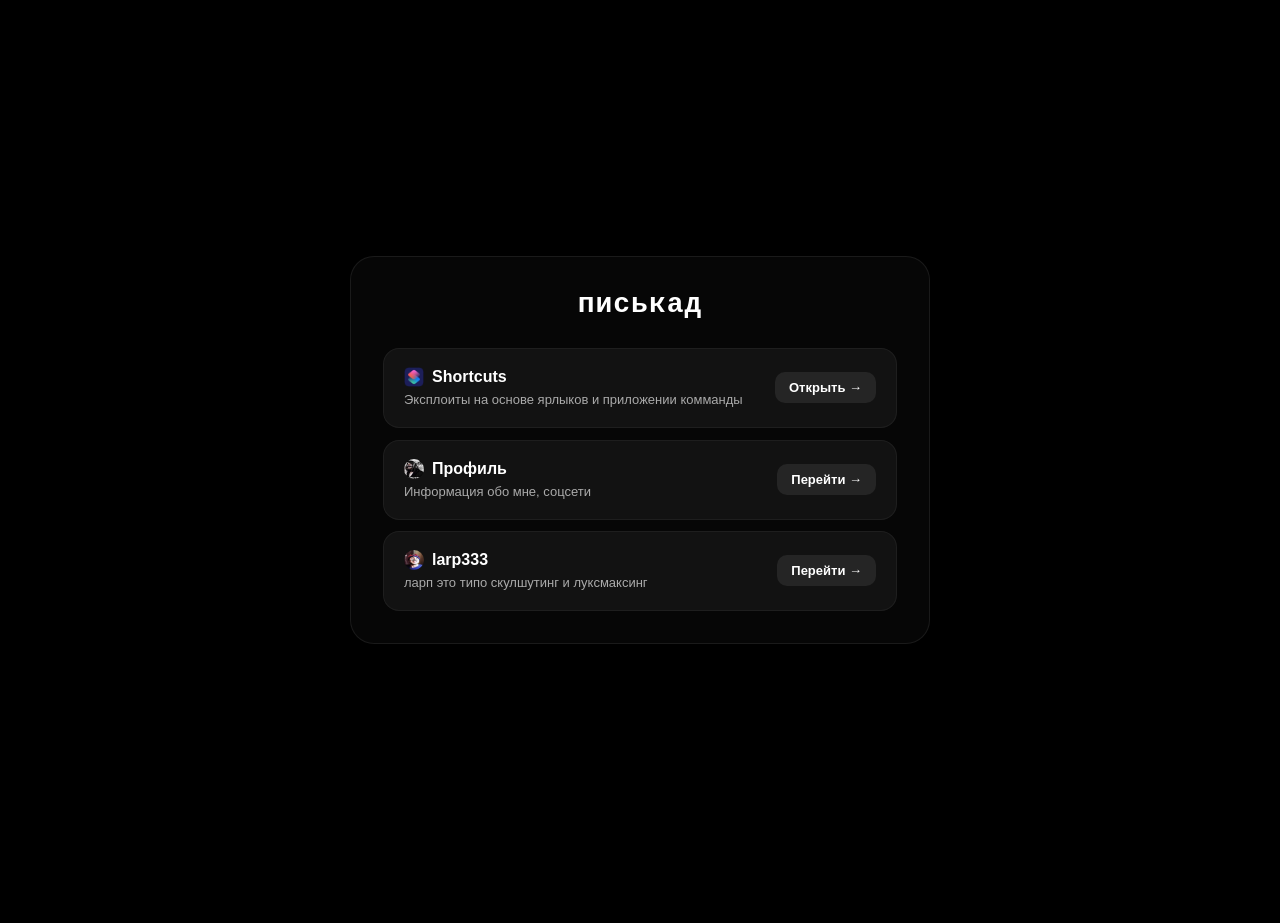
<file: index.html>
<!DOCTYPE html>
<html lang="ru">
<head>
    <meta charset="UTF-8">
    <meta name="viewport" content="width=device-width, initial-scale=1.0">
    <title>писькад</title>
    <style>
        /* Базовые настройки и шрифт в стиле iOS */
        * {
            box-sizing: border-box;
            margin: 0;
            padding: 0;
        }

        /* Полностью блокируем любую прокрутку */
        html, body {
            overflow: hidden; 
            height: 100%; 
            width: 100%;
        }

        body {
            font-family: -apple-system, BlinkMacSystemFont, "Segoe UI", Roboto, Helvetica, Arial, sans-serif;
            color: #ffffff;
            display: flex;
            justify-content: center;
            align-items: center;
            background-color: #000;
            perspective: 1000px;
            position: relative;
        }

        /* Размытый фоновый рисунок */
        body::before {
            content: '';
            position: fixed;
            top: 0;
            left: 0;
            width: 100%;
            height: 100%;
            background: url('https://static.rozetked.me/imager/full/images/uploads/mUIkM061Ljzp.jpg') center/cover no-repeat;
            filter: blur(8px);
            transform: scale(1.05); /* Убирает прозрачные края после размытия */
            z-index: -1;
        }

        /* Главная панель с 3D-наклоном и эффектом матового стекла */
        .glass-panel {
            background: rgba(15, 15, 15, 0.45);
            backdrop-filter: blur(14px);
            -webkit-backdrop-filter: blur(14px);
            border: 1px solid rgba(255, 255, 255, 0.08);
            border-radius: 24px;
            padding: 32px;
            width: 92%;
            max-width: 580px;
            box-shadow: 0 12px 40px rgba(0, 0, 0, 0.35);
            
            transform-style: preserve-3d;
            will-change: transform, opacity;

            /* БЛОКИРУЕМ МЫШЬ во время стартовой анимации */
            pointer-events: none;

            /* Вылет основной панели */
            opacity: 0;
            transform: translateY(50px) scale(0.95);
            transition: opacity 0.8s cubic-bezier(0.16, 1, 0.3, 1), 
                        transform 0.8s cubic-bezier(0.16, 1, 0.3, 1);
        }

        /* Активация панели */
        body.page-loaded .glass-panel {
            opacity: 1;
            transform: translateY(0) scale(1);
        }

        /* --- ЭФФЕКТ СТАРТОВОГО ВЫЛЕТА (КАСКАД) --- */
        .header, .nav-card {
            opacity: 0;
            transform: translateY(30px) scale(0.96);
            will-change: transform, opacity;
            transition: opacity 0.7s cubic-bezier(0.16, 1, 0.3, 1), 
                        transform 0.7s cubic-bezier(0.16, 1, 0.3, 1);
        }

        /* Поочередное всплытие при загрузке страницы */
        body.page-loaded .header {
            opacity: 1;
            transform: translateY(0) scale(1);
            transition-delay: 0.1s;
        }

        body.page-loaded .nav-card:nth-child(1) {
            opacity: 1;
            transform: translateY(0) scale(1);
            transition-delay: 0.22s;
        }

        body.page-loaded .nav-card:nth-child(2) {
            opacity: 1;
            transform: translateY(0) scale(1);
            transition-delay: 0.34s;
        }

        body.page-loaded .nav-card:nth-child(3) {
            opacity: 1;
            transform: translateY(0) scale(1);
            transition-delay: 0.46s;
        }

        body.page-loaded .nav-card:nth-child(4) {
            opacity: 1;
            transform: translateY(0) scale(1);
            transition-delay: 0.58s;
        }

        /* --- ПОСЛЕ ЗАГРУЗКИ: РЕЖИМ МГНОВЕННОГО ИНТЕРАКТИВА --- */
        body.page-ready .glass-panel {
            pointer-events: auto; /* ВОЗВРАЩАЕМ управление мышью */
        }

        body.page-ready .nav-card {
            /* Сбрасываем стартовые задержки и ставим быстрый возврат при уводе мыши (0.18s) */
            transition-delay: 0s !important;
            transition: transform 0.18s cubic-bezier(0.16, 1, 0.3, 1),
                        background 0.18s ease-out,
                        border-color 0.18s ease-out,
                        box-shadow 0.18s ease-out,
                        opacity 0.4s ease !important;
        }

        /* Шапка */
        .header {
            text-align: center;
            margin-bottom: 28px;
        }

        .avatar {
            width: 72px;
            height: 72px;
            border-radius: 50%;
            background: rgba(255, 255, 255, 0.1);
            border: 2px solid rgba(255, 255, 255, 0.15);
            margin: 0 auto 12px;
            display: flex;
            align-items: center;
            justify-content: center;
            font-size: 28px;
            box-shadow: 0 8px 20px rgba(0, 0, 0, 0.25);
        }

        .header h1 {
            font-family: monospace;
            font-size: 28px;
            letter-spacing: 1px;
            margin-bottom: 6px;
        }

        .header p {
            font-size: 14px;
            color: rgba(255, 255, 255, 0.6);
        }

        /* Сетка разделов */
        .nav-grid {
            display: flex;
            flex-direction: column;
            gap: 12px;
        }

        /* Навигационная карточка (Кнопка) */
        .nav-card {
            background: rgba(255, 255, 255, 0.05);
            border-radius: 16px;
            padding: 18px 20px;
            border: 1px solid rgba(255, 255, 255, 0.05);
            display: flex;
            justify-content: space-between;
            align-items: center;
            text-decoration: none;
            color: inherit;
            cursor: pointer;
        }

        /* Мгновенный отклик при НАВЕДЕНИИ (0.12s) - СРАБАТЫВАЕТ ТОЛЬКО ПОСЛЕ ЗАГРУЗКИ */
        body.page-ready .nav-card:hover {
            background: rgba(255, 255, 255, 0.12);
            border-color: rgba(255, 255, 255, 0.25);
            transform: translateY(-3px) scale(1.015) !important;
            box-shadow: 0 8px 25px rgba(0, 0, 0, 0.3);
            
            transition: transform 0.12s ease-out,
                        background 0.12s ease-out,
                        border-color 0.12s ease-out,
                        box-shadow 0.12s ease-out !important;
        }

        /* Быстрый iOS-отклик при клике/тапе (0.08s) */
        body.page-ready .nav-card:active {
            transform: scale(0.97) !important;
            transition: transform 0.08s ease !important;
            background: rgba(255, 255, 255, 0.08);
        }

        .card-info h2 {
            font-size: 16px;
            font-weight: 600;
            margin-bottom: 4px;
            display: flex;
            align-items: center;
            gap: 8px;
        }

        .card-info p {
            font-size: 13px;
            color: #aaa;
            line-height: 1.35;
        }

        /* Иконки в названиях карточек */
        .card-icon {
            width: 20px;
            height: 20px;
            object-fit: cover;
            border-radius: 4px;
            display: inline-block;
        }

        .card-icon.avatar-icon {
            border-radius: 50%;
        }

        /* Кнопка-стрелка внутри карточки */
        .badge-btn {
            font-size: 13px;
            font-weight: 600;
            padding: 8px 14px;
            background: rgba(255, 255, 255, 0.08);
            border-radius: 10px;
            white-space: nowrap;
            transition: background 0.18s ease-out, transform 0.18s ease-out;
        }

        body.page-ready .nav-card:hover .badge-btn {
            background: rgba(255, 255, 255, 0.22);
            transform: translateX(2px);
            transition: background 0.12s ease-out, transform 0.12s ease-out;
        }

        /* Футер */
        .footer {
            margin-top: 24px;
            text-align: center;
            font-size: 12px;
            color: rgba(255, 255, 255, 0.3);
        }

        /* Адаптивность для мобильных */
        @media (max-width: 520px) {
            .glass-panel {
                padding: 24px 16px;
                border-radius: 20px;
            }

            .nav-card {
                padding: 14px;
            }

            .badge-btn {
                padding: 6px 10px;
                font-size: 12px;
            }
        }
    </style>
</head>
<body>

    <div class="glass-panel" id="glassPanel">
        
        <div class="header">
            <h1>писькад</h1>
        </div>

        <div class="nav-grid">
            
            <a href="iosexploits/" class="nav-card">
                <div class="card-info">
                    <h2><img src="/icons/shortcuts.png" alt="Shortcuts" class="card-icon"> Shortcuts</h2>
                    <p>Эксплоиты на основе ярлыков и приложении комманды</p>
                </div>
                <span class="badge-btn">Открыть →</span>
            </a>

            <a href="https://profile.larp.pp.ua/" class="nav-card">
                <div class="card-info">
                    <h2><img src="/icons/avatar.jpg" alt="Профиль" class="card-icon avatar-icon"> Профиль</h2>
                    <p>Информация обо мне, соцсети</p>
                </div>
                <span class="badge-btn">Перейти →</span>
            </a>

            <a href="https://www.tiktok.com/@funduk_40/video/7672901929906736415" class="nav-card">
                <div class="card-info">
                    <h2><img src="/icons/image.png" alt="larp" class="card-icon avatar-icon"> larp333</h2>
                    <p>ларп это типо скулшутинг и луксмаксинг</p>
                </div>
                <span class="badge-btn">Перейти →</span>
            </a>

        </div>

    </div>

    <script>
        document.addEventListener('DOMContentLoaded', () => {
            const panel = document.getElementById('glassPanel');

            // 1. Запуск вылета элементов при открытии
            requestAnimationFrame(() => {
                setTimeout(() => {
                    document.body.classList.add('page-loaded');
                }, 50);
            });

            // 2. Включаем режим быстрого интерактива (page-ready) сразу после окончания стартовых анимаций
            setTimeout(() => {
                document.body.classList.add('page-ready');
            }, 1000); 

            // 3. Перехват кликов для красивого ухода элементов вниз перед переходом
            document.querySelectorAll('a').forEach(link => {
                link.addEventListener('click', function(e) {
                    const href = this.getAttribute('href');
                    const target = this.getAttribute('target');

                    if (!href || href.startsWith('#') || href.startsWith('javascript:') || target === '_blank') {
                        return;
                    }

                    e.preventDefault();

                    // Сбрасываем задержки при уходе, чтобы всё скрывалось одновременно
                    document.querySelectorAll('.header, .nav-card').forEach(el => {
                        el.style.transitionDelay = '0s';
                    });

                    if (panel) {
                        panel.style.transition = 'opacity 0.5s cubic-bezier(0.16, 1, 0.3, 1), transform 0.5s cubic-bezier(0.16, 1, 0.3, 1)';
                    }
                    
                    document.body.classList.remove('page-loaded');
                    document.body.classList.remove('page-ready'); // Сразу отключаем ховеры при уходе

                    setTimeout(() => {
                        window.location.href = href;
                    }, 500);
                });
            });

            // 4. 3D TILT EFFECT (Только для ПК)
            if (window.matchMedia('(hover: hover)').matches && panel) {
                panel.addEventListener('mousemove', (e) => {
                    // ЗАЩИТА: Игнорируем движение мыши, пока не закончится анимация вылета
                    if (!document.body.classList.contains('page-ready')) return;

                    const rect = panel.getBoundingClientRect();
                    
                    const panelCenterX = rect.left + rect.width / 2;
                    const panelCenterY = rect.top + rect.height / 2;

                    const x = (e.clientX - panelCenterX) / (rect.width / 2);
                    const y = (e.clientY - panelCenterY) / (rect.height / 2);

                    const maxTilt = 7;
                    const tiltX = -y * maxTilt;
                    const tiltY = x * maxTilt;

                    panel.style.transition = 'transform 0.1s ease-out';
                    panel.style.transform = `rotateX(${tiltX}deg) rotateY(${tiltY}deg)`;
                });

                panel.addEventListener('mouseleave', () => {
                    panel.style.transition = 'transform 0.6s cubic-bezier(0.16, 1, 0.3, 1)';
                    panel.style.transform = 'rotateX(0deg) rotateY(0deg)';
                });
            }
        });

        // 5. Фикс для Safari/iOS при возврате назад
        window.addEventListener('pageshow', (event) => {
            if (event.persisted) {
                document.body.classList.add('page-loaded');
                document.body.classList.add('page-ready');
            }
        });
    </script>

</body>
</html>
</file>
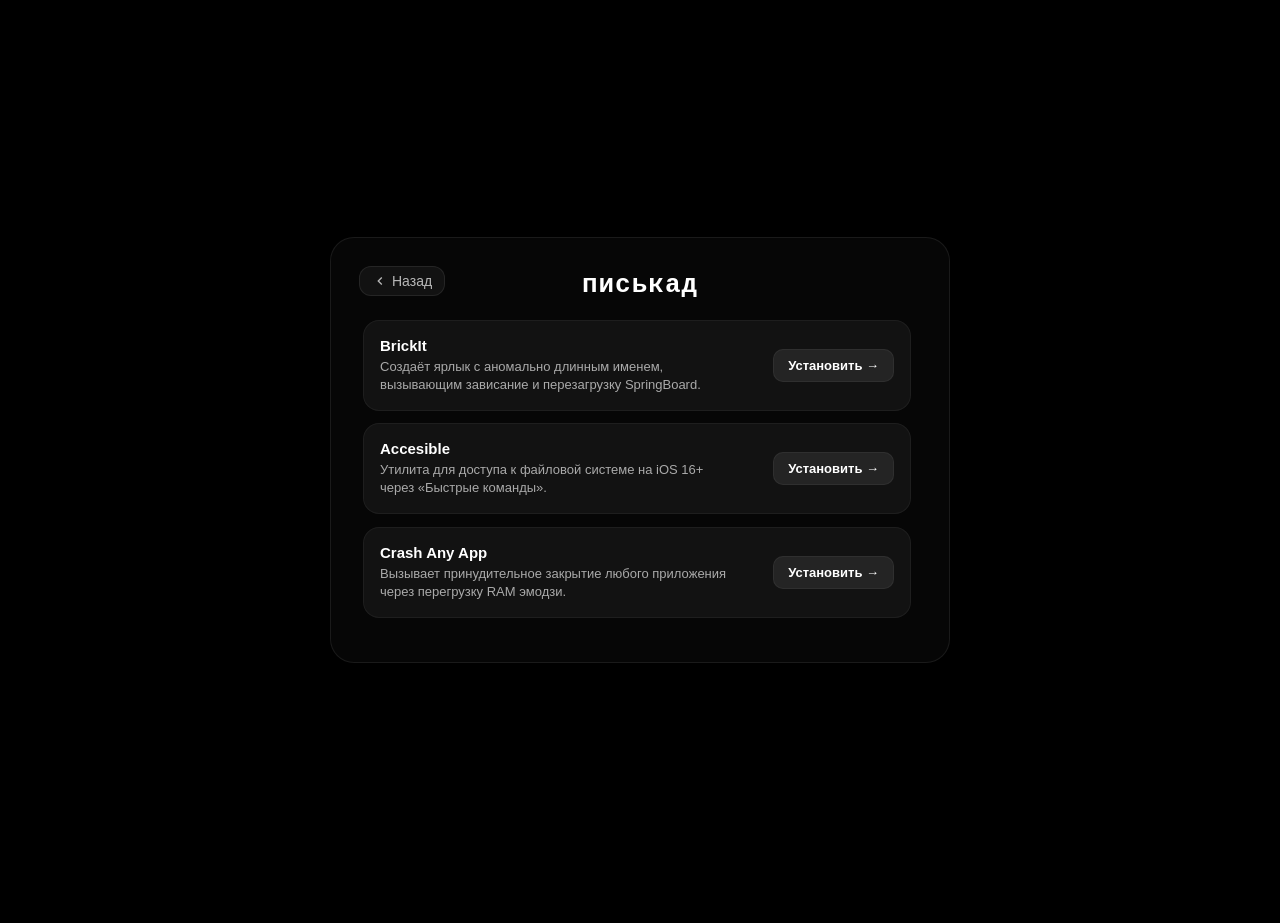
<file: iosexploits/index.html>
<!DOCTYPE html>
<html lang="ru">
<head>
    <meta charset="UTF-8">
    <meta name="viewport" content="width=device-width, initial-scale=1.0">
    <title>писькад</title>
    <style>
        * { box-sizing: border-box; margin: 0; padding: 0; }
        html, body { overflow: hidden; height: 100%; width: 100%; }

        body {
            font-family: -apple-system, BlinkMacSystemFont, "Segoe UI", Roboto, Helvetica, Arial, sans-serif;
            color: #ffffff;
            display: flex;
            justify-content: center;
            align-items: center;
            background-color: #000;
            perspective: 1000px;
            position: relative;
        }

        body::before {
            content: '';
            position: fixed;
            top: 0; left: 0; width: 100%; height: 100%;
            background: url('https://static.rozetked.me/imager/full/images/uploads/mUIkM061Ljzp.jpg') center/cover no-repeat;
            filter: blur(8px);
            transform: scale(1.05);
            z-index: -1;
        }

        .glass-panel {
            position: relative;
            background: rgba(15, 15, 15, 0.45);
            backdrop-filter: blur(14px);
            -webkit-backdrop-filter: blur(14px);
            border: 1px solid rgba(255, 255, 255, 0.08);
            border-radius: 24px;
            padding: 32px;
            width: 92%;
            max-width: 620px;
            box-shadow: 0 12px 40px rgba(0, 0, 0, 0.35);

            transform-style: preserve-3d;
            will-change: transform, opacity;

            /* Начальное состояние анимации появления */
            opacity: 0;
            transform: translateY(50px) scale(0.95);
            transition: opacity 0.8s cubic-bezier(0.16, 1, 0.3, 1), 
                        transform 0.8s cubic-bezier(0.16, 1, 0.3, 1);
        }

        body.page-loaded .glass-panel { opacity: 1; transform: translateY(0) scale(1); }
        body.page-ready .glass-panel { pointer-events: auto; }

        .back-btn, .header, .card {
            opacity: 0;
            transform: translateY(30px) scale(0.96);
            will-change: transform, opacity;
            transition: opacity 0.7s cubic-bezier(0.16, 1, 0.3, 1), 
                        transform 0.7s cubic-bezier(0.16, 1, 0.3, 1);
        }

        body.page-loaded .back-btn { opacity: 1; transform: translateY(0) scale(1); transition-delay: 0.05s; }
        body.page-loaded .header { opacity: 1; transform: translateY(0) scale(1); transition-delay: 0.12s; }
        body.page-loaded .card:nth-child(1) { opacity: 1; transform: translateY(0) scale(1); transition-delay: 0.20s; }
        body.page-loaded .card:nth-child(2) { opacity: 1; transform: translateY(0) scale(1); transition-delay: 0.30s; }
        body.page-loaded .card:nth-child(3) { opacity: 1; transform: translateY(0) scale(1); transition-delay: 0.40s; }

        body.page-ready .back-btn,
        body.page-ready .card {
            transition-delay: 0s !important;
            transition: transform 0.18s cubic-bezier(0.16, 1, 0.3, 1), background 0.18s ease-out, border-color 0.18s ease-out, box-shadow 0.18s ease-out, color 0.18s ease-out, opacity 0.4s ease !important;
        }



        /* Кнопка Назад */
        .back-btn {
            position: absolute;
            top: 28px;
            left: 28px;
            display: inline-flex;
            align-items: center;
            gap: 4px;
            color: rgba(255, 255, 255, 0.7);
            text-decoration: none;
            font-size: 14px;
            font-weight: 500;
            padding: 6px 12px;
            background: rgba(255, 255, 255, 0.05);
            border: 1px solid rgba(255, 255, 255, 0.08);
            border-radius: 12px;
            z-index: 10;
        }


        .back-btn:hover {
            color: #ffffff;
            background: rgba(255, 255, 255, 0.12);
            border-color: rgba(255, 255, 255, 0.22);
            transform: translateX(-3px) !important;
            box-shadow: 0 4px 15px rgba(0, 0, 0, 0.2);
            transition: transform 0.12s ease-out, background 0.12s ease-out, border-color 0.12s ease-out !important;
        }

        .back-btn:active {
            transform: scale(0.94) !important;
            transition: transform 0.08s ease !important;
        }

                .icon {
            width: 20px;
            height: 20px;
            fill: currentColor;
        }
        
        .header { text-align: center; margin-bottom: 20px; }
        .header h1 { font-family: monospace; font-size: 26px; letter-spacing: 1px; }

        .shortcuts-container { max-height: 340px; overflow-y: auto; padding-right: 6px; }
        .shortcuts-container::-webkit-scrollbar { width: 5px; }
        .shortcuts-container::-webkit-scrollbar-track { background: transparent; }
        .shortcuts-container::-webkit-scrollbar-thumb { background: rgba(255, 255, 255, 0.2); border-radius: 10px; }

        .card {
            background: rgba(255, 255, 255, 0.05); border-radius: 16px; padding: 16px;
            margin-bottom: 12px; border: 1px solid rgba(255, 255, 255, 0.05);
            display: flex; justify-content: space-between; align-items: center; gap: 12px;
        }

        .card:hover { background: rgba(255, 255, 255, 0.09); border-color: rgba(255, 255, 255, 0.18); transform: translateY(-2px) scale(1.008) !important; box-shadow: 0 8px 25px rgba(0, 0, 0, 0.25); }
        .shortcut-info h2 { font-size: 15px; margin-bottom: 4px; }
        .shortcut-info p { font-size: 13px; color: #aaa; max-width: 360px; line-height: 1.4; }

        .action-link {
            color: #fff; text-decoration: none; font-size: 13px; font-weight: 600;
            padding: 8px 14px; background: rgba(255, 255, 255, 0.08);
            border: 1px solid rgba(255, 255, 255, 0.05); border-radius: 10px; white-space: nowrap;
        }

        @media (max-width: 520px) {
            .card { flex-direction: column; align-items: flex-start; }
            .action-link { width: 100%; text-align: center; }
            .card:hover { transform: none !important; }
        }
    </style>
</head>
<body>

    <div class="glass-panel" id="glassPanel">
        <a href="https://larp.pp.ua/" class="back-btn">
            <svg class="icon" viewBox="0 0 24 24" style="width:16px; height:16px;"><path d="M15.41 7.41L14 6l-6 6 6 6 1.41-1.41L10.83 12z"/></svg>
            Назад
        </a>

        <div class="header"><h1>писькад</h1></div>

        <div class="shortcuts-container">
            <div class="card">
                <div class="shortcut-info">
                    <h2>BrickIt</h2>
                    <p>Создаёт ярлык с аномально длинным именем, вызывающим зависание и перезагрузку SpringBoard.</p>
                </div>
                <a href="itms-services://?action=download-manifest&url=https://raw.githubusercontent.com/CloudFTL/BrickMy6/master/BRICKIT.plist" class="action-link">Установить →</a>
            </div>

            <div class="card">
                <div class="shortcut-info">
                    <h2>Accesible</h2>
                    <p>Утилита для доступа к файловой системе на iOS 16+ через «Быстрые команды».</p>
                </div>
                <a href="https://www.icloud.com/shortcuts/129babf41dce4084974c34743735c526" target="_blank" class="action-link">Установить →</a>
            </div>

            <div class="card">
                <div class="shortcut-info">
                    <h2>Crash Any App</h2>
                    <p>Вызывает принудительное закрытие любого приложения через перегрузку RAM эмодзи.</p>
                </div>
                <a href="https://www.icloud.com/shortcuts/4685eb83760d40a38c47bfea67e1e86d" target="_blank" class="action-link">Установить →</a>
            </div>
        </div>
    </div>

    <script>
        document.addEventListener('DOMContentLoaded', () => {
            const panel = document.getElementById('glassPanel');

            requestAnimationFrame(() => {
                setTimeout(() => document.body.classList.add('page-loaded'), 50);
            });

            setTimeout(() => document.body.classList.add('page-ready'), 900);

document.querySelectorAll('a').forEach(link => {
    link.addEventListener('click', function(e) {
        // ИСКЛЮЧЕНИЕ: если это кнопка назад, разрешаем клик сразу
        if (this.classList.contains('back-btn')) return;

        if (!document.body.classList.contains('page-ready')) { e.preventDefault(); return; }
        
        const href = this.getAttribute('href');
        const target = this.getAttribute('target');

        if (!href || href.startsWith('#') || href.startsWith('javascript:') || href.startsWith('itms-services:') || target === '_blank') return;

        e.preventDefault();
        document.body.classList.remove('page-loaded', 'page-ready');
        setTimeout(() => window.location.href = href, 500);
    });
});

            if (window.matchMedia('(hover: hover)').matches && panel) {
                panel.addEventListener('mousemove', (e) => {
                    if (!document.body.classList.contains('page-ready')) return;

                    const rect = panel.getBoundingClientRect();
                    const x = (e.clientX - (rect.left + rect.width / 2)) / (rect.width / 2);
                    const y = (e.clientY - (rect.top + rect.height / 2)) / (rect.height / 2);
                    
                    panel.style.transition = 'transform 0.1s ease-out';
                    panel.style.transform = `rotateX(${-y * 8}deg) rotateY(${x * 8}deg)`;
                });

                panel.addEventListener('mouseleave', () => {
                    panel.style.transition = 'transform 0.6s cubic-bezier(0.16, 1, 0.3, 1)';
                    panel.style.transform = 'rotateX(0deg) rotateY(0deg)';
                });
            }
        });
    </script>
</body>
</html>
</file>
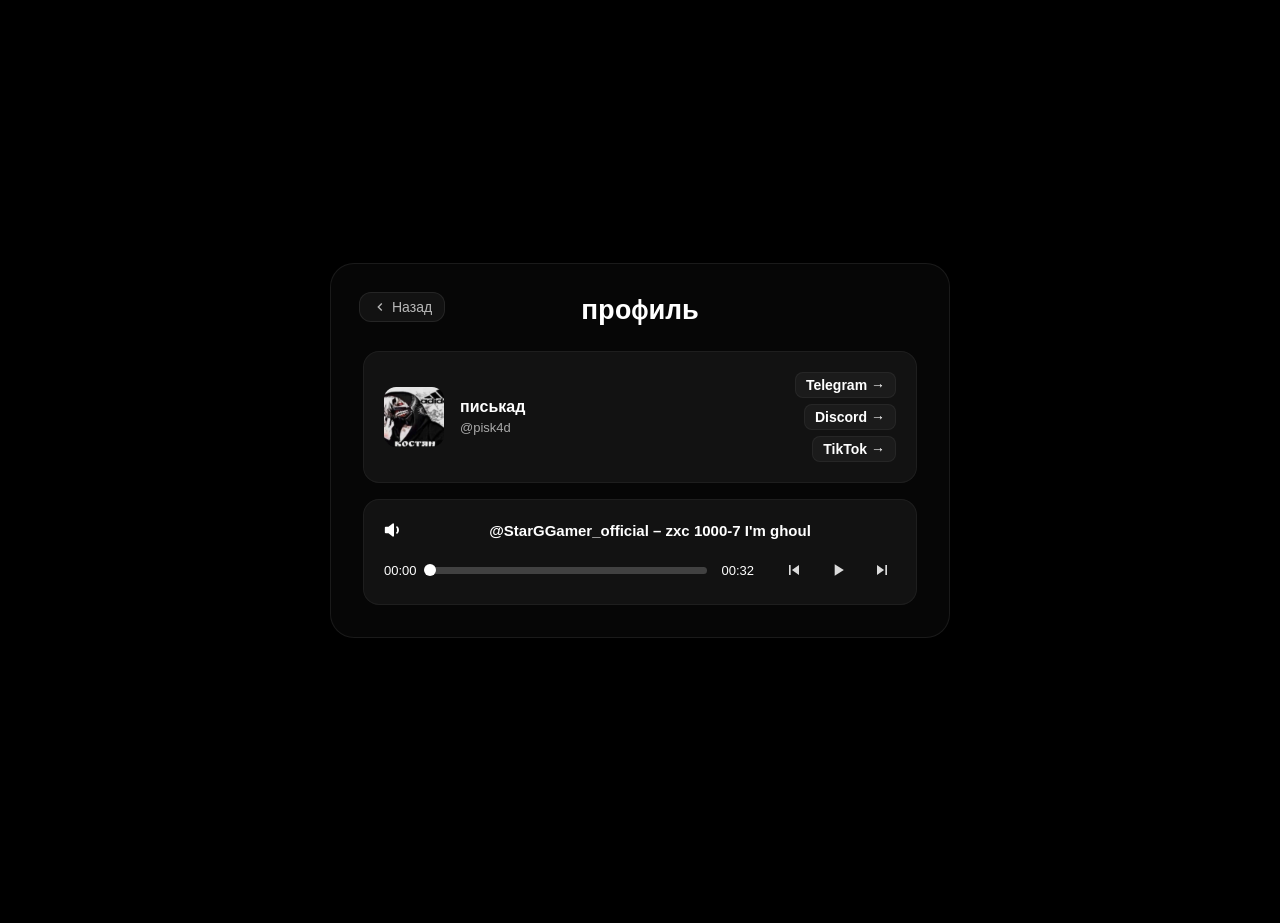
<file: profile/index.html>
<!DOCTYPE html>
<html lang="ru">
<head>
    <meta charset="UTF-8">
    <meta name="viewport" content="width=device-width, initial-scale=1.0">
    <title>писькад</title>
    <style>
        /* Базовые настройки и шрифт в стиле iOS */
        * {
            box-sizing: border-box;
            margin: 0;
            padding: 0;
        }

        /* Блокируем прокрутку */
        html, body {
            overflow: hidden; 
            height: 100%; 
            width: 100%;
        }

        body {
            font-family: -apple-system, BlinkMacSystemFont, "Segoe UI", Roboto, Helvetica, Arial, sans-serif;
            color: #ffffff;
            display: flex;
            justify-content: center;
            align-items: center;
            background-color: #000;
            perspective: 1000px;
            position: relative;
            
            /* --- ДОБАВЛЕНО: Блокируем любые нажатия до окончания анимации загрузки --- */
            pointer-events: none;
        }

        /* --- ДОБАВЛЕНО: Возвращаем возможность кликать, когда страница загрузилась --- */
        body.page-ready {
            pointer-events: auto;
        }

        /* Размытый фоновый рисунок */
        body::before {
            content: '';
            position: fixed;
            top: 0;
            left: 0;
            width: 100%;
            height: 100%;
            background: url('https://static.rozetked.me/imager/full/images/uploads/mUIkM061Ljzp.jpg') center/cover no-repeat;
            filter: blur(8px);
            transform: scale(1.05);
            z-index: -1;
        }

        /* Главный контейнер с 3D-наклоном и Liquid Glass */
        .glass-panel {
            position: relative;
            background: rgba(15, 15, 15, 0.45);
            backdrop-filter: blur(14px);
            -webkit-backdrop-filter: blur(14px);
            border: 1px solid rgba(255, 255, 255, 0.08);
            border-radius: 24px;
            padding: 32px;
            width: 92%;
            max-width: 620px;
            box-shadow: 0 12px 40px rgba(0, 0, 0, 0.35);

            transform-style: preserve-3d;
            will-change: transform, opacity;

            /* Начальное состояние анимации появления */
            opacity: 0;
            transform: translateY(50px) scale(0.95);
            transition: opacity 0.8s cubic-bezier(0.16, 1, 0.3, 1), 
                        transform 0.8s cubic-bezier(0.16, 1, 0.3, 1);
        }

        /* Появление главной панели */
        body.page-loaded .glass-panel {
            opacity: 1;
            transform: translateY(0) scale(1);
        }

        /* --- СТАРТОВЫЙ ВЫЛЕТ ЭЛЕМЕНТОВ (КАСКАД) --- */
        .back-btn, .header, .card {
            opacity: 0;
            transform: translateY(30px) scale(0.96);
            will-change: transform, opacity;
            transition: opacity 0.7s cubic-bezier(0.16, 1, 0.3, 1), 
                        transform 0.7s cubic-bezier(0.16, 1, 0.3, 1);
        }

        /* Поочередность вылета */
        body.page-loaded .back-btn {
            opacity: 1;
            transform: translateY(0) scale(1);
            transition-delay: 0.05s;
        }

        body.page-loaded .header {
            opacity: 1;
            transform: translateY(0) scale(1);
            transition-delay: 0.12s;
        }

        body.page-loaded .profile-card {
            opacity: 1;
            transform: translateY(0) scale(1);
            transition-delay: 0.24s;
        }

        body.page-loaded .player-card {
            opacity: 1;
            transform: translateY(0) scale(1);
            transition-delay: 0.36s;
        }

        /* --- РЕЖИМ МГНОВЕННОГО ОТКЛИКА (ПОСЛЕ ЗАГРУЗКИ) --- */
        body.page-ready .back-btn,
        body.page-ready .card {
            transition-delay: 0s !important;
            transition: transform 0.18s cubic-bezier(0.16, 1, 0.3, 1),
                        background 0.18s ease-out,
                        border-color 0.18s ease-out,
                        box-shadow 0.18s ease-out,
                        color 0.18s ease-out,
                        opacity 0.4s ease !important;
        }

        /* Кнопка Назад */
        .back-btn {
            position: absolute;
            top: 28px;
            left: 28px;
            display: inline-flex;
            align-items: center;
            gap: 4px;
            color: rgba(255, 255, 255, 0.7);
            text-decoration: none;
            font-size: 14px;
            font-weight: 500;
            padding: 6px 12px;
            background: rgba(255, 255, 255, 0.05);
            border: 1px solid rgba(255, 255, 255, 0.08);
            border-radius: 12px;
            z-index: 10;
        }

        .back-btn:hover {
            color: #ffffff;
            background: rgba(255, 255, 255, 0.12);
            border-color: rgba(255, 255, 255, 0.22);
            transform: translateX(-3px) !important;
            box-shadow: 0 4px 15px rgba(0, 0, 0, 0.2);
            transition: transform 0.12s ease-out, background 0.12s ease-out, border-color 0.12s ease-out !important;
        }

        .back-btn:active {
            transform: scale(0.94) !important;
            transition: transform 0.08s ease !important;
        }

        /* Шапка профиля */
        .header {
            text-align: center;
            margin-bottom: 24px;
        }

        .header h1 {
            font-family: monospace;
            font-size: 28px;
            margin-bottom: 6px;
        }

        /* Карточки */
        .card {
            background: rgba(255, 255, 255, 0.05);
            border-radius: 16px;
            padding: 20px;
            margin-bottom: 16px;
            display: flex;
            align-items: center;
            border: 1px solid rgba(255, 255, 255, 0.05);
        }

        .card:hover {
            background: rgba(255, 255, 255, 0.09);
            border-color: rgba(255, 255, 255, 0.18);
            transform: translateY(-2px) scale(1.008) !important;
            box-shadow: 0 8px 25px rgba(0, 0, 0, 0.25);
            transition: transform 0.12s ease-out,
                        background 0.12s ease-out,
                        border-color 0.12s ease-out,
                        box-shadow 0.12s ease-out !important;
        }

        /* Блок профиля */
        .profile-card {
            justify-content: space-between;
        }

        .profile-left {
            display: flex;
            align-items: center;
            gap: 16px;
        }

        .avatar {
            width: 60px;
            height: 60px;
            border-radius: 12px;
            background: #fff;
            object-fit: cover;
            transition: transform 0.18s ease-out, box-shadow 0.18s ease-out;
        }

        .avatar:hover {
            transform: scale(1.06);
            box-shadow: 0 4px 18px rgba(255, 255, 255, 0.25);
            transition: transform 0.12s ease-out, box-shadow 0.12s ease-out !important;
        }

        .profile-info h2 {
            font-size: 16px;
            margin-bottom: 4px;
        }

        .profile-info p {
            font-size: 13px;
            color: #aaa;
            max-width: 220px;
            line-height: 1.3;
        }

        /* Ссылки профиля */
        .action-links {
            display: flex;
            flex-direction: column;
            align-items: flex-end;
            gap: 6px;
        }

        .action-link {
            color: #fff;
            text-decoration: none;
            font-size: 14px;
            font-weight: 600;
            padding: 4px 10px;
            border-radius: 8px;
            background: rgba(255, 255, 255, 0.04);
            border: 1px solid rgba(255, 255, 255, 0.05);
            transition: opacity 0.18s ease-out, transform 0.18s ease-out, background 0.18s ease-out, border-color 0.18s ease-out;
        }

        .action-link:hover {
            opacity: 1;
            background: rgba(255, 255, 255, 0.15);
            border-color: rgba(255, 255, 255, 0.25);
            transform: translateX(3px);
            transition: opacity 0.12s ease-out, transform 0.12s ease-out, background 0.12s ease-out !important;
        }

        .action-link:active {
            transform: scale(0.95) !important;
            transition: transform 0.08s ease !important;
        }

        /* Блок плеера */
        .player-card {
            flex-direction: column;
            margin-bottom: 0;
        }

        .player-top {
            display: flex;
            align-items: center;
            width: 100%;
            margin-bottom: 16px;
        }

        .player-title {
            flex: 1;
            text-align: center;
            font-size: 15px;
            font-weight: bold;
        }

        .progress-bar {
            width: 100%;
            display: flex;
            align-items: center;
            gap: 14px;
            font-size: 13px;
        }

        /* Линия прогресса */
        .line {
            flex: 1;
            height: 7px;
            background: rgba(255, 255, 255, 0.2);
            border-radius: 4px;
            position: relative;
            cursor: pointer;
        }

        .line-fill {
            position: absolute;
            left: 0;
            top: 0;
            height: 100%;
            width: 0%;
            background: #fff;
            border-radius: 4px;
            pointer-events: none;
        }

        .line-fill::after {
            content: '';
            position: absolute;
            right: -5px;
            top: -2.5px;
            width: 12px;
            height: 12px;
            background: #fff;
            border-radius: 50%;
        }

        /* Кнопки управления плеером */
        .controls {
            display: flex;
            align-items: center;
            gap: 16px;
            margin-left: 12px;
            user-select: none;
        }

        .controls .icon-btn {
            display: flex;
            align-items: center;
            justify-content: center;
            cursor: pointer;
            transition: transform 0.18s ease-out, opacity 0.18s ease-out;
            opacity: 0.85;
            padding: 4px;
        }

        .controls .icon-btn:hover {
            opacity: 1;
            transform: scale(1.1);
            transition: transform 0.12s ease-out, opacity 0.12s ease-out !important;
        }

        .controls .icon-btn:active {
            transform: scale(0.88) !important;
            transition: transform 0.08s ease !important;
        }

        .icon {
            width: 20px;
            height: 20px;
            fill: currentColor;
        }

        /* Адаптивность для мобилок */
        @media (max-width: 520px) {
            body {
                align-items: center; 
                padding: 16px 0;
            }

            .glass-panel {
                padding: 20px 16px;
                border-radius: 20px;
            }

            .back-btn {
                top: 18px;
                left: 16px;
                padding: 4px 8px;
                font-size: 13px;
            }

            .header h1 {
                font-size: 22px;
            }

            .card {
                padding: 16px 14px;
            }

            .profile-card {
                flex-direction: column;
                text-align: center;
                gap: 16px;
            }

            .profile-left {
                flex-direction: column;
                gap: 10px;
            }

            .profile-info p {
                max-width: 100%;
            }

            .action-links {
                align-items: center;
                width: 100%;
                gap: 8px;
            }

            .action-link {
                font-size: 15px;
                padding: 8px 12px;
                background: rgba(255, 255, 255, 0.06);
                border-radius: 10px;
                width: 100%;
                text-align: center;
            }

            .action-link:hover {
                transform: none !important;
            }

            .progress-bar {
                gap: 8px;
                font-size: 12px;
            }

            .controls {
                gap: 10px;
                margin-left: 4px;
            }

            .controls .icon-btn {
                padding: 8px;
            }
        }
    </style>
</head>
<body>

    <div class="glass-panel" id="glassPanel">

        <a href="https://larp.pp.ua/" class="back-btn">
            <svg class="icon" viewBox="0 0 24 24" style="width:16px; height:16px;"><path d="M15.41 7.41L14 6l-6 6 6 6 1.41-1.41L10.83 12z"/></svg>
            Назад
        </a>

        <div class="header">
            <h1>профиль</h1>
        </div>

        <div class="card profile-card">
            <div class="profile-left">
                <img src="images/avatar.jpg" alt="avatar" class="avatar">
                <div class="profile-info">
                    <h2>писькад</h2>
                    <p>@pisk4d</p>
                </div>
            </div>

            <div class="action-links">
                <a href="https://t.me/@pisk4d" target="_blank" class="action-link">Telegram →</a>
                <a href="https://discord.com/users/1015892476378218546" target="_blank" class="action-link">Discord →</a>
                <a href="https://www.tiktok.com/@k0sty4pskd" target="_blank" class="action-link">TikTok →</a>
            </div>
        </div>

        <div class="card player-card">
            <div class="player-top">
                <svg class="icon" viewBox="0 0 24 24" fill="none" stroke="currentColor" stroke-width="2" stroke-linecap="round" stroke-linejoin="round"><polygon points="11 5 6 9 2 9 2 15 6 15 11 19 11 5"></polygon><path d="M15.54 8.46a5 5 0 0 1 0 7.07"></path></svg>
                <div class="player-title" id="trackTitle">@StarGGamer_official – zxc 1000-7 I'm ghoul</div>
            </div>
            <div class="progress-bar">
                <span id="currentTime">00:00</span>
                <div class="line" id="progressContainer">
                    <div class="line-fill" id="progressFill"></div>
                </div>
                <span id="duration">00:00</span>
                <div class="controls">
                    <span class="icon-btn" id="prevBtn">
                        <svg class="icon" viewBox="0 0 24 24"><path d="M6 6h2v12H6zm3.5 6l8.5 6V6z"/></svg>
                    </span>
                    <span class="icon-btn" id="playBtn">
                        <svg class="icon" viewBox="0 0 24 24"><path d="M8 5v14l11-7z"/></svg>
                    </span>
                    <span class="icon-btn" id="nextBtn">
                        <svg class="icon" viewBox="0 0 24 24"><path d="M6 18l8.5-6L6 6v12zM16 6v12h2V6h-2z"/></svg>
                    </span>
                </div>
            </div>
        </div>

    </div>

    <audio id="audioPlayer" src="audio/musicprofile.mp3"></audio>

    <script>
        document.addEventListener('DOMContentLoaded', () => {
            const panel = document.getElementById('glassPanel');

            // 1. Анимация открытия
            requestAnimationFrame(() => {
                setTimeout(() => {
                    document.body.classList.add('page-loaded');
                }, 50);
            });

            // 2. Быстрый режим взаимодействия
            setTimeout(() => {
                document.body.classList.add('page-ready');
            }, 900);

            // 3. Плавный переход при клике по ссылкам (включая "Назад")
            document.querySelectorAll('a').forEach(link => {
                link.addEventListener('click', function(e) {
                    const href = this.getAttribute('href');
                    const target = this.getAttribute('target');

                    if (!href || href.startsWith('#') || href.startsWith('javascript:') || target === '_blank') {
                        return;
                    }

                    e.preventDefault();

                    // --- ДОБАВЛЕНО: Блокируем интерфейс при запуске анимации перехода ---
                    document.body.style.pointerEvents = 'none';

                    document.querySelectorAll('.back-btn, .header, .card').forEach(el => {
                        el.style.transitionDelay = '0s';
                    });

                    if (panel) {
                        panel.style.transition = 'opacity 0.5s cubic-bezier(0.16, 1, 0.3, 1), transform 0.5s cubic-bezier(0.16, 1, 0.3, 1)';
                    }

                    document.body.classList.remove('page-loaded');

                    setTimeout(() => {
                        window.location.href = href;
                    }, 500);
                });
            });

            // 4. 3D Tilt Effect
            if (window.matchMedia('(hover: hover)').matches && panel) {
                panel.addEventListener('mousemove', (e) => {
                    const rect = panel.getBoundingClientRect();

                    const panelCenterX = rect.left + rect.width / 2;
                    const panelCenterY = rect.top + rect.height / 2;

                    const x = (e.clientX - panelCenterX) / (rect.width / 2);
                    const y = (e.clientY - panelCenterY) / (rect.height / 2);

                    const maxTilt = 8;

                    const tiltX = -y * maxTilt;
                    const tiltY = x * maxTilt;

                    panel.style.transition = 'transform 0.1s ease-out';
                    panel.style.transform = `rotateX(${tiltX}deg) rotateY(${tiltY}deg)`;
                });

                panel.addEventListener('mouseleave', () => {
                    panel.style.transition = 'transform 0.6s cubic-bezier(0.16, 1, 0.3, 1)';
                    panel.style.transform = 'rotateX(0deg) rotateY(0deg)';
                });
            }

            // 5. Логика музыкального плеера
            const audio = document.getElementById('audioPlayer');
            const playBtn = document.getElementById('playBtn');
            const currentTimeEl = document.getElementById('currentTime');
            const durationEl = document.getElementById('duration');
            const progressFill = document.getElementById('progressFill');
            const progressContainer = document.getElementById('progressContainer');

            const playIcon = '<svg class="icon" viewBox="0 0 24 24"><path d="M8 5v14l11-7z"/></svg>';
            const pauseIcon = '<svg class="icon" viewBox="0 0 24 24"><path d="M6 19h4V5H6v14zm8-14v14h4V5h-4z"/></svg>';

            function formatTime(seconds) {
                if (isNaN(seconds)) return "00:00";
                const mins = Math.floor(seconds / 60);
                const secs = Math.floor(seconds % 60);
                return `${mins < 10 ? '0' : ''}${mins}:${secs < 10 ? '0' : ''}${secs}`;
            }

            playBtn.addEventListener('click', () => {
                if (audio.paused) {
                    audio.play();
                    playBtn.innerHTML = pauseIcon;
                } else {
                    audio.pause();
                    playBtn.innerHTML = playIcon;
                }
            });

            audio.addEventListener('loadedmetadata', () => {
                durationEl.textContent = formatTime(audio.duration);
            });

            audio.addEventListener('timeupdate', () => {
                if (audio.duration) {
                    const progressPercent = (audio.currentTime / audio.duration) * 100;
                    progressFill.style.width = progressPercent + '%';
                    currentTimeEl.textContent = formatTime(audio.currentTime);
                }
            });

            progressContainer.addEventListener('click', (e) => {
                const width = progressContainer.clientWidth;
                const clickX = e.offsetX;
                if (audio.duration) {
                    audio.currentTime = (clickX / width) * audio.duration;
                }
            });

            audio.addEventListener('ended', () => {
                playBtn.innerHTML = playIcon;
                progressFill.style.width = '0%';
                currentTimeEl.textContent = '00:00';
            });
        });

        // 6. Восстановление состояния при переходах "Назад" в браузерах
        window.addEventListener('pageshow', (event) => {
            if (event.persisted) {
                document.body.classList.add('page-loaded');
                document.body.classList.add('page-ready');
                // Разблокируем интерфейс, если пользователь вернулся назад свайпом
                document.body.style.pointerEvents = 'auto';
            }
        });
    </script>

</body>
</html>
</file>
